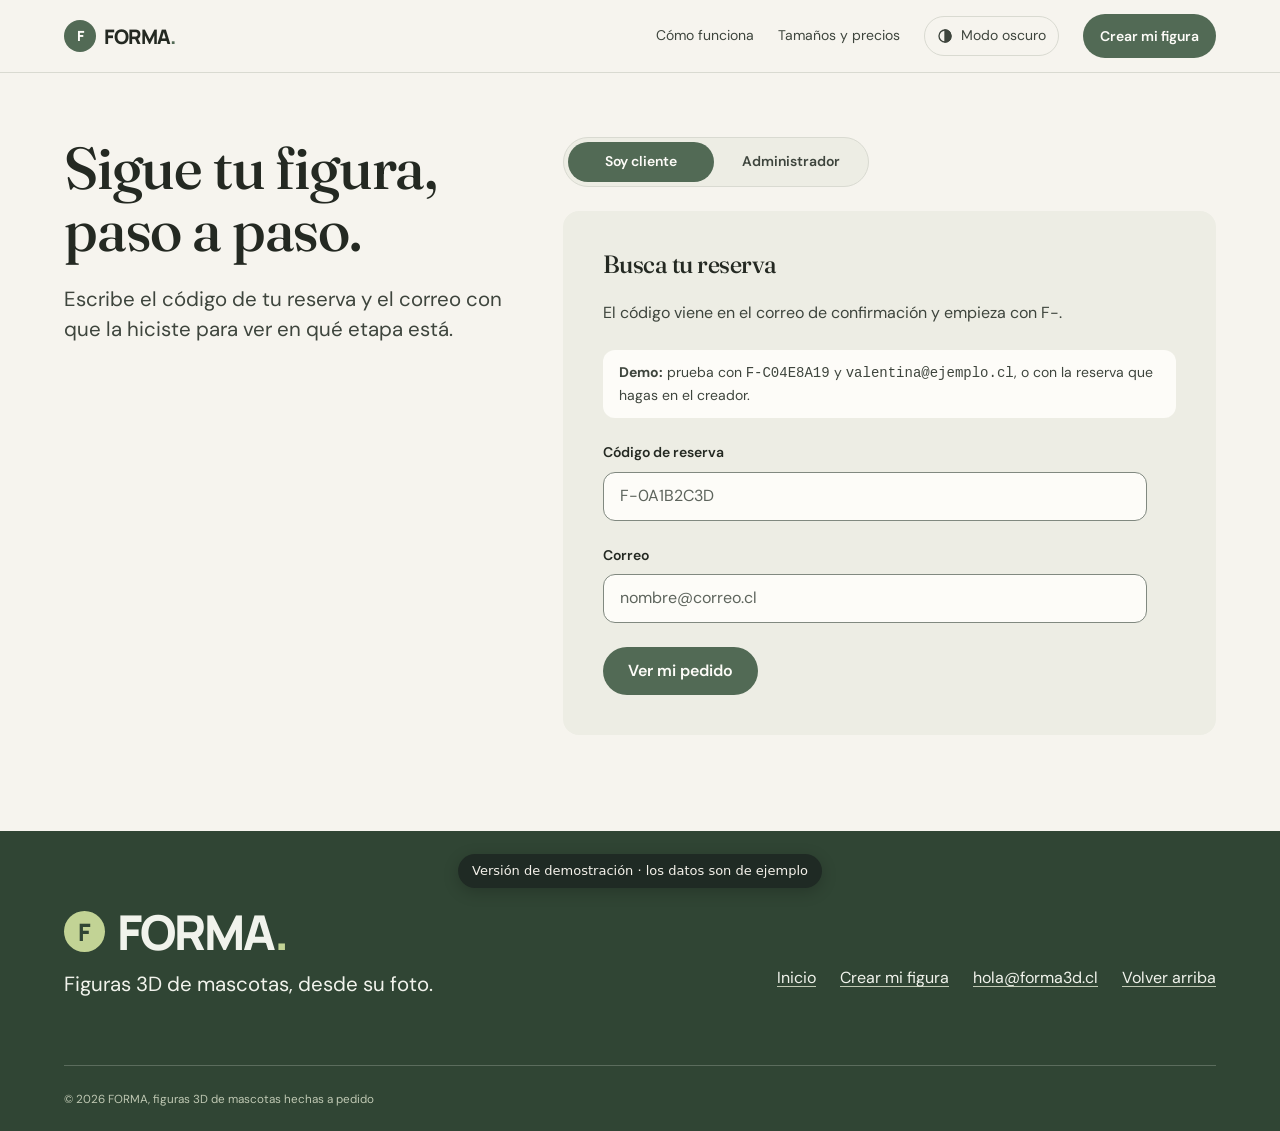
<file: ingresar.html>
<!doctype html>
<html lang="es">
<head>
  <meta charset="utf-8">
  <meta name="viewport" content="width=device-width, initial-scale=1">
  <meta name="theme-color" content="#f6f4ee">
  <meta name="description" content="Sigue el estado de tu figura con el código de tu reserva.">
  <title>Mi pedido | FORMA</title>
  <link rel="icon" href="favicon.svg" type="image/svg+xml">
  <link rel="apple-touch-icon" href="assets/images/apple-touch-icon.png">
  <link rel="preconnect" href="https://fonts.googleapis.com">
  <link rel="preconnect" href="https://fonts.gstatic.com" crossorigin>
  <link href="https://fonts.googleapis.com/css2?family=DM+Sans:opsz,wght@9..40,400;9..40,600&family=Fraunces:opsz,wght@9..144,500&family=Manrope:wght@800&display=swap" rel="stylesheet">
  <link rel="stylesheet" href="css/main.css">
</head>
<body id="top" class="studio-page cuenta-page">
  <!-- Aplica el modo oscuro antes de dibujar la página, para que no se vea un destello claro al abrirla (js/main.js lo mantiene después). -->
  <script>(function () { document.documentElement.classList.add('js'); var saved = null; try { saved = localStorage.getItem('forma-theme'); } catch (e) {} if (saved === 'dark' || (saved !== 'light' && window.matchMedia('(prefers-color-scheme: dark)').matches)) { document.documentElement.dataset.mode = 'dark'; var meta = document.querySelector('meta[name=theme-color]'); if (meta) meta.content = '#171b18'; } })();</script>
  <header class="header">
    <div class="container header-inner">
      <a class="wordmark" href="index.html" aria-label="FORMA, inicio"><span class="brand-symbol" aria-hidden="true">F</span>FORMA<span class="wordmark-dot">.</span></a>
      <button class="menu-toggle" type="button" aria-label="Abrir menú" aria-expanded="false"><svg viewBox="0 0 24 24" fill="none" stroke="currentColor" stroke-width="2" stroke-linecap="round" aria-hidden="true"><path d="M4 6h16M4 12h16M4 18h16"/></svg>Menú</button>
      <nav class="nav" aria-label="Principal">
        <a href="index.html#como-funciona">Cómo funciona</a>
        <a href="index.html#precios">Tamaños y precios</a>
        <button class="theme-toggle" id="theme-toggle" type="button" aria-pressed="false"><svg viewBox="0 0 24 24" fill="none" stroke="currentColor" stroke-width="2" aria-hidden="true"><circle cx="12" cy="12" r="9"/><path d="M12 3v18a9 9 0 0 0 0-18z" fill="currentColor"/></svg><span id="theme-label">Modo oscuro</span></button>
        <a href="crear.html" class="nav-cta">Crear mi figura</a>
      </nav>
    </div>
  </header>

  <main class="account-main">
    <div class="container account-layout">
      <section class="account-hero">
        <h1>Sigue tu figura, paso a paso.</h1>
        <p class="lead">Escribe el código de tu reserva y el correo con que la hiciste para ver en qué etapa está.</p>
      </section>

      <div class="account-body">
        <div class="account-tabs" role="tablist" aria-label="Tipo de ingreso">
          <button class="account-tab" id="tab-customer" type="button" role="tab" aria-selected="true" aria-controls="panel-customer">Soy cliente</button>
          <button class="account-tab" id="tab-admin" type="button" role="tab" aria-selected="false" aria-controls="panel-admin" tabindex="-1">Administrador</button>
        </div>

        <section class="account-panel" id="panel-customer" role="tabpanel" aria-labelledby="tab-customer">
          <form class="account-card account-form" id="tracking-form" novalidate>
            <h2>Busca tu reserva</h2>
            <p>El código viene en el correo de confirmación y empieza con F-.</p>
            <p class="account-session"><strong>Demo:</strong> prueba con <code>F-C04E8A19</code> y <code>valentina@ejemplo.cl</code>, o con la reserva que hagas en el creador.</p>
            <div class="field-block">
              <label for="tracking-code">Código de reserva</label>
              <input id="tracking-code" type="text" autocomplete="off" autocapitalize="characters" spellcheck="false" maxlength="10" placeholder="F-0A1B2C3D" required>
            </div>
            <div class="field-block">
              <label for="tracking-email">Correo</label>
              <input id="tracking-email" type="email" autocomplete="email" maxlength="120" placeholder="nombre@correo.cl" required>
            </div>
            <button class="button button-dark" type="submit">Ver mi pedido</button>
            <p class="account-message" id="tracking-message" role="status" aria-live="polite"></p>
          </form>

          <section class="account-card tracking" id="tracking-result" hidden aria-labelledby="tracking-title">
            <div class="tracking-head">
              <h2 id="tracking-title"></h2>
              <p id="tracking-date"></p>
            </div>
            <p class="tracking-cancelled" id="tracking-cancelled" hidden>Esta reserva fue cancelada. Si crees que es un error, escríbenos.</p>
            <ol class="tracking-steps" id="tracking-steps"></ol>
            <p class="tracking-updated" id="tracking-updated"></p>
            <dl class="tracking-details" id="tracking-details"></dl>
            <div class="tracking-figure" id="tracking-figure" hidden>
              <button class="button button-light" id="tracking-view-figure" type="button">Ver su figura en 3D</button>
              <div class="tracking-viewer" id="tracking-viewer" hidden></div>
            </div>
            <p class="tracking-help">¿Dudas sobre tu pedido? <a id="tracking-contact" href="mailto:hola@forma3d.cl">Escríbenos</a> con tu código.</p>
            <button class="account-another" id="tracking-another" type="button">Buscar otra reserva</button>
          </section>
        </section>

        <section class="account-panel" id="panel-admin" role="tabpanel" aria-labelledby="tab-admin" hidden>
          <form class="account-card account-form" id="admin-form" novalidate>
            <h2>Ingreso de administrador</h2>
            <p>Para revisar y gestionar las reservas del taller.</p>
            <p class="account-session"><strong>Demo:</strong> ingresa con cualquier usuario y clave (por ejemplo <code>demo</code> / <code>demo</code>).</p>
            <p class="account-session" id="admin-session" hidden>Ya tienes una sesión activa. <a href="admin.html">Ir al panel</a></p>
            <div class="field-block">
              <label for="admin-user">Usuario</label>
              <input id="admin-user" type="text" autocomplete="username" autocapitalize="none" spellcheck="false" maxlength="80" required>
            </div>
            <div class="field-block">
              <label for="admin-password">Clave</label>
              <input id="admin-password" type="password" autocomplete="current-password" maxlength="200" required>
            </div>
            <button class="button button-dark" type="submit">Ingresar al panel</button>
            <p class="account-message" id="admin-message" role="status" aria-live="polite"></p>
          </form>
        </section>
      </div>
    </div>
  </main>

  <footer class="footer footer-compact">
    <div class="container footer-inner">
      <div>
        <a class="wordmark" href="index.html" aria-label="FORMA, inicio"><span class="brand-symbol" aria-hidden="true">F</span>FORMA<span class="wordmark-dot">.</span></a>
        <p class="footer-line">Figuras 3D de mascotas, desde su foto.</p>
      </div>
      <nav class="footer-links" aria-label="Pie de página">
        <a href="index.html">Inicio</a>
        <a href="crear.html">Crear mi figura</a>
        <a href="mailto:hola@forma3d.cl">hola@forma3d.cl</a>
        <a href="#top">Volver arriba</a>
      </nav>
      <div class="footer-legal"><small>© 2026 FORMA, figuras 3D de mascotas hechas a pedido</small></div>
    </div>
  </footer>
  <script src="js/demo-api.js"></script>
  <script type="module" src="js/main.js"></script>
  <script type="module" src="js/account.js"></script>
</body>
</html>
</file>
<file: css/main.css>
@charset "UTF-8";
:root {
  color-scheme: light;
  --space-3xs: 2px;
  --space-2xs: 4px;
  --space-xs: 8px;
  --space-sm: 12px;
  --space-md: 16px;
  --space-lg: 24px;
  --space-xl: 40px;
  --space-2xl: 64px;
  --space-3xl: 96px;
  --space-4xl: 144px;
  --text-xs: 0.8125rem;
  --text-sm: 0.875rem;
  --text-md: 1rem;
  --text-lg: 1.25rem;
  --text-xl: 1.5625rem;
  --text-2xl: 1.953rem;
  --text-3xl: 2.441rem;
  --text-display-s: clamp(2.25rem, 4vw + 0.5rem, 3.75rem);
  --text-display: clamp(2.75rem, 5vw + 1rem, 5.25rem);
  --text-section: clamp(2rem, 2.5vw + 1rem, 3.5rem);
  --text-title: clamp(1.25rem, 0.75vw + 0.875rem, 1.625rem);
  --text-lead: clamp(1.125rem, 0.35vw + 1rem, 1.375rem);
  --tracking-display: -0.02em;
  --display-weight: 500;
  --ease-out: cubic-bezier(0.16, 1, 0.3, 1);
  --ease-in: cubic-bezier(0.7, 0, 0.84, 0);
  --ease-in-out: cubic-bezier(0.65, 0, 0.35, 1);
  --dur-micro: 120ms;
  --dur-short: 220ms;
  --dur-long: 420ms;
  --container: 1440px;
  --gutter: 64px;
  --gap-columns: 32px;
  --section-gap-s: 120px;
  --section-gap: 144px;
  --section-gap-l: 176px;
  --nav-height: 72px;
  --z-base: 1;
  --z-raised: 10;
  --z-dropdown: 100;
  --z-sticky: 200;
  --z-sticky-nav: 300;
  --z-modal: 400;
  --z-toast: 500;
  --z-tooltip: 600;
  --radius-card: 16px;
  --radius-field: 12px;
  --radius-pill: 999px;
  --rule-hair: 1px;
  --shadow-card: 0 1px 2px oklch(20% 0.01 148 / 0.06);
  --font-display: "Fraunces", Georgia, ui-serif, serif;
  --font-body: "DM Sans", ui-sans-serif, system-ui, sans-serif;
  --font-outlier: "Manrope", "DM Sans", ui-sans-serif, sans-serif;
  --color-paper: oklch(96.7% 0.008 91);
  --color-paper-2: oklch(94.4% 0.012 110);
  --color-paper-3: oklch(92.4% 0.018 124);
  --color-surface: oklch(99.1% 0.005 95);
  --color-ink: oklch(27.3% 0.015 137);
  --color-ink-2: oklch(38% 0.016 140);
  --color-muted: oklch(49.5% 0.016 140);
  --color-rule: oklch(88.5% 0.012 110);
  --color-edge: oklch(62% 0.016 140);
  --color-accent: oklch(49.9% 0.044 148);
  --color-accent-strong: oklch(44% 0.046 148);
  --color-accent-ink: oklch(99.1% 0.005 95);
  --color-accent-soft: oklch(88.7% 0.025 124);
  --color-focus: oklch(50% 0.13 148);
  --color-field: oklch(36.7% 0.039 150);
  --color-field-ink: oklch(96% 0.01 120);
  --color-field-muted: oklch(82% 0.03 125);
  --color-highlight: oklch(83.9% 0.084 121);
  --color-stage: oklch(74% 0.036 132);
  --color-error: oklch(48% 0.15 30);
  --color-error-soft: oklch(93% 0.03 40);
  --color-success: oklch(45% 0.1 150);
  --color-scrim: oklch(20% 0.02 150 / 0.55);
  --color-figure-shadow: oklch(20% 0.02 150 / 0.18);
  --color-st-nueva: oklch(62% 0.12 45);
  --color-st-contactada: oklch(56% 0.1 250);
  --color-st-pagada: oklch(52% 0.11 150);
  --color-st-enviada: oklch(55% 0.02 140);
  --color-st-cancelada: oklch(74% 0.01 110);
}

:root[data-mode=dark] {
  color-scheme: dark;
  --color-paper: oklch(21.7% 0.008 153);
  --color-paper-2: oklch(24.6% 0.012 152);
  --color-paper-3: oklch(28.6% 0.018 152);
  --color-surface: oklch(26.1% 0.013 150);
  --color-ink: oklch(95.5% 0.007 152);
  --color-ink-2: oklch(86% 0.012 152);
  --color-muted: oklch(77.8% 0.018 151);
  --color-rule: oklch(36% 0.019 151);
  --color-edge: oklch(56% 0.02 151);
  --color-accent: oklch(76.2% 0.072 150);
  --color-accent-strong: oklch(82% 0.07 150);
  --color-accent-ink: oklch(21% 0.02 150);
  --color-accent-soft: oklch(33% 0.03 150);
  --color-focus: oklch(80% 0.12 150);
  --color-field: oklch(28.4% 0.022 150);
  --color-field-ink: oklch(95.5% 0.007 152);
  --color-field-muted: oklch(80% 0.02 151);
  --color-highlight: oklch(89.8% 0.038 151);
  --color-stage: oklch(33% 0.025 150);
  --color-error: oklch(78% 0.11 40);
  --color-error-soft: oklch(30% 0.04 35);
  --color-success: oklch(78% 0.1 150);
  --color-scrim: oklch(12% 0.01 150 / 0.6);
  --color-figure-shadow: oklch(10% 0.01 150 / 0.4);
  --color-st-nueva: oklch(76% 0.11 50);
  --color-st-contactada: oklch(76% 0.08 250);
  --color-st-pagada: oklch(78% 0.1 150);
  --color-st-enviada: oklch(74% 0.02 150);
  --color-st-cancelada: oklch(50% 0.015 150);
  --shadow-card: none;
}

@media (max-width: 60rem) {
  :root {
    --gutter: 24px;
    --section-gap-s: 80px;
    --section-gap: 96px;
    --section-gap-l: 120px;
    --nav-height: 64px;
  }
}
@media (max-width: 40rem) {
  :root {
    --gutter: 16px;
    --section-gap-s: 56px;
    --section-gap: 72px;
    --section-gap-l: 96px;
    --gap-columns: 16px;
  }
}
*, *::before, *::after {
  box-sizing: border-box;
}

html, body {
  overflow-x: clip;
}

html {
  scrollbar-color: var(--color-muted) var(--color-paper);
  scroll-padding-top: calc(var(--nav-height) + var(--space-lg));
  scroll-behavior: smooth;
}

body {
  margin: 0;
  background: var(--color-paper);
  color: var(--color-ink);
  font-family: var(--font-body);
  font-size: var(--text-md);
  font-weight: 400;
  line-height: 1.55;
  -webkit-font-smoothing: antialiased;
  caret-color: var(--color-accent);
  font-synthesis: none;
}

::selection {
  background: color-mix(in oklab, var(--color-accent) 22%, transparent);
  color: var(--color-ink);
}

:focus-visible {
  outline: 2px solid var(--color-focus);
  outline-offset: 2px;
}

a {
  color: inherit;
  text-decoration-thickness: 1px;
  text-underline-offset: 0.16em;
}

h1, h2, h3 {
  margin: 0;
  font-family: var(--font-display);
  font-weight: var(--display-weight);
  font-variation-settings: "opsz" 72;
  font-synthesis: none;
  letter-spacing: var(--tracking-display);
  line-height: 1.05;
  overflow-wrap: break-word;
  min-width: 0;
  text-wrap: balance;
}

h1 {
  max-width: 20ch;
  font-size: var(--text-display);
}

h2 {
  max-width: 30ch;
  font-size: var(--text-section);
}

h3 {
  max-width: 40ch;
  font-size: var(--text-title);
  line-height: 1.2;
  font-variation-settings: "opsz" 36;
}

.lead {
  font-size: var(--text-lead);
  line-height: 1.45;
  max-width: 52ch;
  color: var(--color-ink-2);
}

p {
  margin: 0;
  text-wrap: pretty;
}

p:not([class]) {
  max-width: 65ch;
}

img, video {
  max-width: 100%;
  height: auto;
  display: block;
}

svg {
  display: block;
}

[hidden] {
  display: none !important;
}

button, input, select, textarea {
  font: inherit;
  color: inherit;
}

button {
  cursor: pointer;
}

ol, ul {
  margin: 0;
  padding: 0;
}

dl, dd {
  margin: 0;
}

figure {
  margin: 0;
}

.container {
  width: 100%;
  max-width: var(--container);
  margin-inline: auto;
  padding-inline: var(--gutter);
}

.visually-hidden {
  position: absolute;
  width: 1px;
  height: 1px;
  overflow: hidden;
  clip-path: inset(50%);
  white-space: nowrap;
}

[data-slot] {
  position: relative;
  overflow: hidden;
  background: linear-gradient(160deg, var(--color-paper-2), var(--color-paper-3));
}

[data-slot] > img {
  position: absolute;
  inset: 0;
  width: 100%;
  height: 100%;
  object-fit: cover;
  z-index: 1;
}

[data-slot]:has(> img) > :not(img):not([data-keep]) {
  display: none !important;
}

@media (prefers-reduced-motion: reduce) {
  html {
    scroll-behavior: auto;
  }
  *, *::before, *::after {
    animation-duration: 0.01ms !important;
    animation-iteration-count: 1 !important;
    transition-duration: 0.01ms !important;
    scroll-behavior: auto !important;
  }
}
.wordmark {
  display: inline-flex;
  align-items: center;
  font-family: var(--font-outlier);
  font-weight: 800;
  font-size: var(--text-lg);
  letter-spacing: -0.04em;
  text-decoration: none;
  color: var(--color-ink);
  white-space: nowrap;
}

.brand-symbol {
  margin-right: var(--space-xs);
  display: inline-grid;
  place-items: center;
  width: 32px;
  height: 32px;
  border-radius: 50%;
  background: var(--color-accent);
  color: var(--color-accent-ink);
  font-size: var(--text-sm);
  letter-spacing: 0;
}

.wordmark-dot {
  color: var(--color-accent);
}

.header {
  position: sticky;
  top: 0;
  z-index: var(--z-sticky-nav);
  background: var(--color-paper);
  border-bottom: var(--rule-hair) solid var(--color-rule);
}

.header-inner {
  display: flex;
  align-items: center;
  justify-content: space-between;
  gap: var(--space-lg);
  min-height: var(--nav-height);
}

.nav {
  display: flex;
  align-items: center;
  gap: var(--space-lg);
  font-size: var(--text-sm);
}

.nav > a:not(.nav-cta) {
  text-decoration: none;
  color: var(--color-ink-2);
  white-space: nowrap;
  padding-block: var(--space-xs);
  transition: color var(--dur-micro) var(--ease-out);
}
.nav > a:not(.nav-cta):hover {
  color: var(--color-ink);
  text-decoration: underline;
}
.nav > a:not(.nav-cta)[aria-current=page] {
  color: var(--color-ink);
  text-decoration: underline;
}

.menu-toggle {
  display: none;
  align-items: center;
  gap: var(--space-xs);
  min-height: 44px;
  padding-inline: var(--space-sm);
  border: var(--rule-hair) solid var(--color-rule);
  border-radius: var(--radius-pill);
  background: transparent;
  color: var(--color-ink);
  font-size: var(--text-sm);
}
.menu-toggle:hover {
  background: var(--color-paper-2);
}
.menu-toggle:active {
  transform: translateY(1px);
}
.menu-toggle svg {
  width: 20px;
  height: 20px;
}

.theme-toggle {
  display: inline-flex;
  align-items: center;
  gap: var(--space-xs);
  min-height: 40px;
  padding-inline: var(--space-sm);
  border: var(--rule-hair) solid var(--color-rule);
  border-radius: var(--radius-pill);
  background: transparent;
  color: var(--color-ink-2);
  font-size: var(--text-sm);
  white-space: nowrap;
  transition: background-color var(--dur-micro) var(--ease-out), color var(--dur-micro) var(--ease-out);
}
.theme-toggle:hover {
  background: var(--color-paper-2);
  color: var(--color-ink);
}
.theme-toggle:active {
  transform: translateY(1px);
}
.theme-toggle svg {
  width: 16px;
  height: 16px;
  flex-shrink: 0;
}

#theme-label {
  display: inline-block;
  text-align: left;
}

#theme-label::after {
  content: "Modo oscuro";
  display: block;
  height: 0;
  overflow: hidden;
  visibility: hidden;
}

.button, .nav-cta {
  display: inline-flex;
  align-items: center;
  justify-content: center;
  gap: var(--space-xs);
  min-height: 48px;
  padding: 0 var(--space-lg);
  border: var(--rule-hair) solid transparent;
  border-radius: var(--radius-pill);
  font-family: var(--font-body);
  font-size: var(--text-md);
  font-weight: 600;
  line-height: 1;
  text-decoration: none;
  white-space: nowrap;
  cursor: pointer;
  transition: background-color var(--dur-micro) var(--ease-out), color var(--dur-micro) var(--ease-out), border-color var(--dur-micro) var(--ease-out);
}
.button:active, .nav-cta:active {
  transform: translateY(1px);
}
.button:disabled, .button[aria-disabled=true], .nav-cta:disabled, .nav-cta[aria-disabled=true] {
  opacity: 0.55;
  cursor: not-allowed;
  transform: none;
}

.button-dark, .nav-cta {
  background: var(--color-accent);
  color: var(--color-accent-ink);
}
.button-dark:hover:not(:disabled), .nav-cta:hover:not(:disabled) {
  background: var(--color-accent-strong);
}

.nav-cta {
  min-height: 44px;
  font-size: var(--text-sm);
  padding-inline: var(--space-md);
}

.button-light {
  background: transparent;
  color: var(--color-ink);
  border-color: var(--color-edge);
}
.button-light:hover:not(:disabled) {
  background: var(--color-paper-2);
  border-color: var(--color-ink-2);
}

.quiet-link {
  display: inline-flex;
  align-items: center;
  min-height: 44px;
  font-weight: 600;
  color: var(--color-ink);
  text-decoration: underline;
  text-decoration-color: var(--color-edge);
  transition: text-decoration-color var(--dur-micro) var(--ease-out);
}
.quiet-link:hover {
  text-decoration-color: currentColor;
}

.footer {
  background: var(--color-field);
  color: var(--color-field-ink);
  padding-block: var(--space-3xl) var(--space-xl);
}

.footer-inner {
  display: grid;
  grid-template-columns: minmax(0, 7fr) minmax(0, 5fr);
  gap: var(--space-2xl) var(--gap-columns);
  align-items: end;
}

.footer .wordmark {
  font-size: clamp(2.5rem, 6vw, 5rem);
  color: var(--color-field-ink);
}
.footer .wordmark .brand-symbol {
  width: 1.7em;
  height: 1.7em;
  font-size: 0.5em;
  margin-right: 0.5em;
  background: var(--color-highlight);
  color: var(--color-field);
}
.footer .wordmark .wordmark-dot {
  color: var(--color-highlight);
}

.footer-line {
  font-size: var(--text-lead);
  color: var(--color-field-ink);
  max-width: 30ch;
}

.footer-links {
  display: flex;
  flex-wrap: wrap;
  gap: var(--space-xs) var(--space-lg);
  justify-content: flex-end;
}
.footer-links a {
  color: var(--color-field-ink);
  text-decoration: underline;
  text-decoration-color: var(--color-field-muted);
  min-height: 44px;
  display: inline-flex;
  align-items: center;
}
.footer-links a:hover {
  text-decoration-color: currentColor;
}

.footer-legal {
  grid-column: 1/-1;
  display: flex;
  flex-wrap: wrap;
  justify-content: space-between;
  gap: var(--space-xs) var(--space-lg);
  padding-top: var(--space-lg);
  border-top: var(--rule-hair) solid color-mix(in oklab, var(--color-field-ink) 22%, transparent);
  font-size: var(--text-sm);
  color: var(--color-field-muted);
}
.footer-legal a {
  color: inherit;
}

.footer-compact {
  padding-block: var(--space-2xl) var(--space-lg);
}
.footer-compact .wordmark {
  font-size: clamp(2rem, 4vw, 3rem);
}

.sticky-cta {
  display: none;
}

@media (max-width: 700px) {
  .sticky-cta {
    display: flex;
    align-items: center;
    justify-content: space-between;
    gap: var(--space-sm);
    position: fixed;
    left: var(--space-sm);
    right: var(--space-sm);
    bottom: calc(var(--space-sm) + env(safe-area-inset-bottom));
    z-index: var(--z-sticky);
    padding: var(--space-xs) var(--space-xs) var(--space-xs) var(--space-md);
    border-radius: var(--radius-pill);
    background: var(--color-surface);
    color: var(--color-ink);
    border: var(--rule-hair) solid var(--color-rule);
    transition: transform var(--dur-long) var(--ease-out), opacity var(--dur-short) var(--ease-out);
  }
  .js .sticky-cta:not(.visible) {
    opacity: 0;
    pointer-events: none;
    transform: translateY(140%);
  }
  .sticky-cta {
    transition: transform var(--dur-long) var(--ease-out), opacity var(--dur-short) var(--ease-out);
  }
  .sticky-cta small {
    font-size: var(--text-sm);
    color: var(--color-muted);
  }
  .sticky-cta .button {
    min-height: 44px;
  }
  .sticky-cta.visible {
    opacity: 1;
    pointer-events: auto;
    transform: none;
  }
}
@media (max-width: 60rem) {
  .menu-toggle {
    display: inline-flex;
  }
  .nav {
    display: none;
    position: absolute;
    top: 100%;
    left: 0;
    right: 0;
    flex-direction: column;
    align-items: stretch;
    gap: var(--space-2xs);
    padding: var(--space-sm) var(--gutter) var(--space-lg);
    background: var(--color-paper);
    border-bottom: var(--rule-hair) solid var(--color-rule);
    font-size: var(--text-md);
  }
  .nav.open {
    display: flex;
  }
  .nav > a:not(.nav-cta) {
    min-height: 44px;
    display: flex;
    align-items: center;
  }
  .theme-toggle {
    align-self: flex-start;
    min-height: 44px;
  }
  .nav-cta {
    margin-top: var(--space-xs);
    min-height: 48px;
    font-size: var(--text-md);
  }
  .footer-inner {
    grid-template-columns: minmax(0, 1fr);
  }
  .footer-links {
    justify-content: flex-start;
  }
}
fieldset {
  margin: 0;
  padding: 0;
  border: 0;
  min-width: 0;
}

legend {
  padding: 0;
}

.field-block {
  display: flex;
  flex-direction: column;
  gap: var(--space-xs);
}
.field-block > label, .field-block > legend, .field-block .tail-describe > label {
  font-size: var(--text-sm);
  font-weight: 600;
  color: var(--color-ink);
}
.field-block > label span, .field-block > legend span, .field-block .tail-describe > label span {
  font-weight: 400;
  color: var(--color-muted);
}
.field-block small {
  font-size: var(--text-sm);
  color: var(--color-muted);
}

.field-block input[type=text], .field-block input[type=email], .field-block input[type=password],
.field-block input:not([type]), .field-block select, .field-block textarea, .base-name input {
  width: 100%;
  min-height: 48px;
  padding: var(--space-sm) var(--space-md);
  border: var(--rule-hair) solid var(--color-edge);
  border-radius: var(--radius-field);
  background: var(--color-surface);
  color: var(--color-ink);
  font-size: var(--text-md);
  line-height: 1.4;
  transition: border-color var(--dur-micro) var(--ease-out);
}
.field-block input[type=text]::placeholder, .field-block input[type=email]::placeholder, .field-block input[type=password]::placeholder,
.field-block input:not([type])::placeholder, .field-block select::placeholder, .field-block textarea::placeholder, .base-name input::placeholder {
  color: var(--color-muted);
}
.field-block input[type=text]:hover, .field-block input[type=email]:hover, .field-block input[type=password]:hover,
.field-block input:not([type]):hover, .field-block select:hover, .field-block textarea:hover, .base-name input:hover {
  border-color: var(--color-ink-2);
}
.field-block input[type=text]:focus-visible, .field-block input[type=email]:focus-visible, .field-block input[type=password]:focus-visible,
.field-block input:not([type]):focus-visible, .field-block select:focus-visible, .field-block textarea:focus-visible, .base-name input:focus-visible {
  outline: 2px solid var(--color-focus);
  outline-offset: 0;
}
.field-block input[type=text]:disabled, .field-block input[type=email]:disabled, .field-block input[type=password]:disabled,
.field-block input:not([type]):disabled, .field-block select:disabled, .field-block textarea:disabled, .base-name input:disabled {
  opacity: 0.55;
  cursor: not-allowed;
}
.field-block input[type=text][aria-invalid=true], .field-block input[type=email][aria-invalid=true], .field-block input[type=password][aria-invalid=true],
.field-block input:not([type])[aria-invalid=true], .field-block select[aria-invalid=true], .field-block textarea[aria-invalid=true], .base-name input[aria-invalid=true] {
  border-color: var(--color-error);
}

.field-block textarea {
  resize: vertical;
  min-height: 96px;
}

.field-block select {
  appearance: none;
  padding-right: var(--space-2xl);
  background-image: linear-gradient(45deg, transparent 50%, var(--color-ink-2) 50%), linear-gradient(135deg, var(--color-ink-2) 50%, transparent 50%);
  background-position: calc(100% - 22px) 52%, calc(100% - 16px) 52%;
  background-size: 6px 6px;
  background-repeat: no-repeat;
}

.choice-row {
  display: flex;
  flex-wrap: wrap;
  gap: var(--space-xs);
}

.choice {
  position: relative;
}
.choice input {
  position: absolute;
  opacity: 0;
  width: 1px;
  height: 1px;
}
.choice span {
  display: inline-flex;
  align-items: center;
  min-height: 44px;
  padding: 0 var(--space-md);
  border: var(--rule-hair) solid var(--color-edge);
  border-radius: var(--radius-pill);
  background: var(--color-surface);
  font-size: var(--text-sm);
  cursor: pointer;
  transition: background-color var(--dur-micro) var(--ease-out), border-color var(--dur-micro) var(--ease-out);
}
.choice span:hover {
  border-color: var(--color-ink-2);
}
.choice input:checked + span {
  background: var(--color-accent);
  border-color: var(--color-accent);
  color: var(--color-accent-ink);
}
.choice input:focus-visible + span {
  outline: 2px solid var(--color-focus);
  outline-offset: 2px;
}
.choice:focus-within {
  outline: 2px solid var(--color-focus);
  outline-offset: 2px;
  border-radius: var(--radius-pill);
}
.choice:has(input:focus:not(:focus-visible)) {
  outline: none;
}
.choice input:active + span {
  transform: translateY(1px);
}

.consent-row {
  display: flex;
  gap: var(--space-sm);
  align-items: flex-start;
  font-size: var(--text-sm);
  color: var(--color-ink-2);
  cursor: pointer;
}
.consent-row input {
  flex-shrink: 0;
  width: 20px;
  height: 20px;
  margin: var(--space-3xs) 0 0;
  accent-color: var(--color-accent);
  cursor: pointer;
}

.upload-mode, .finish-toggle {
  display: inline-grid;
  grid-auto-flow: column;
  grid-auto-columns: minmax(0, 1fr);
  gap: var(--space-2xs);
  padding: var(--space-2xs);
  border: var(--rule-hair) solid var(--color-rule);
  border-radius: var(--radius-pill);
  background: var(--color-paper-2);
}
.upload-mode button, .finish-toggle button {
  min-height: 40px;
  padding: 0 var(--space-md);
  border: 0;
  border-radius: var(--radius-pill);
  background: transparent;
  color: var(--color-ink-2);
  font-size: var(--text-sm);
  font-weight: 600;
  white-space: nowrap;
  transition: background-color var(--dur-micro) var(--ease-out), color var(--dur-micro) var(--ease-out);
}
.upload-mode button:hover:not(:disabled), .finish-toggle button:hover:not(:disabled) {
  color: var(--color-ink);
}
.upload-mode button:active:not(:disabled), .finish-toggle button:active:not(:disabled) {
  transform: translateY(1px);
}
.upload-mode button:disabled, .finish-toggle button:disabled {
  opacity: 0.55;
  cursor: not-allowed;
}
.upload-mode button[aria-pressed=true], .finish-toggle button[aria-pressed=true] {
  background: var(--color-accent);
  color: var(--color-accent-ink);
}

.size-options {
  display: grid;
  grid-template-columns: repeat(2, minmax(0, 1fr));
  gap: var(--space-xs);
}
.size-options legend {
  margin-bottom: var(--space-xs);
  font-size: var(--text-sm);
  font-weight: 600;
}

.size-option {
  position: relative;
  display: flex;
  flex-direction: column;
  gap: var(--space-3xs);
  padding: var(--space-sm) var(--space-md);
  border: var(--rule-hair) solid var(--color-edge);
  border-radius: var(--radius-field);
  background: var(--color-surface);
  cursor: pointer;
  transition: border-color var(--dur-micro) var(--ease-out), background-color var(--dur-micro) var(--ease-out);
}
.size-option input {
  position: absolute;
  opacity: 0;
  inset: 0;
  margin: 0;
  cursor: pointer;
}
.size-option strong {
  font-weight: 600;
  font-size: var(--text-md);
}
.size-option small {
  font-size: var(--text-sm);
  color: var(--color-muted);
  line-height: 1.35;
}
.size-option:hover {
  border-color: var(--color-ink-2);
}
.size-option:has(input:checked) {
  border-color: var(--color-accent);
  box-shadow: inset 0 0 0 1px var(--color-accent);
  background: color-mix(in oklab, var(--color-accent) 7%, var(--color-surface));
}
.size-option:has(input:focus-visible) {
  outline: 2px solid var(--color-focus);
  outline-offset: 2px;
}
.size-option[hidden] {
  display: none;
}

@media (max-width: 700px) {
  .field-block input[type=text], .field-block input[type=email], .field-block input[type=password],
  .field-block input:not([type]), .field-block select, .field-block textarea {
    font-size: 16px;
  }
}
.hero {
  padding-block: var(--space-2xl);
  min-height: min(100dvh - var(--nav-height), 980px);
  display: grid;
  align-items: center;
}

.hero-inner {
  display: grid;
  grid-template-columns: minmax(0, 5fr) minmax(0, 7fr);
  gap: var(--space-3xl);
  align-items: end;
}

.hero-copy {
  display: flex;
  flex-direction: column;
  gap: var(--space-lg);
  padding-bottom: var(--space-xl);
}
.hero-copy h1 {
  max-width: none;
}

.hero-actions {
  display: flex;
  flex-wrap: wrap;
  align-items: center;
  gap: var(--space-sm) var(--space-lg);
  margin-top: var(--space-xs);
}

.hero-visual {
  display: grid;
  grid-template-columns: minmax(0, 1fr) minmax(0, 1fr);
  gap: var(--space-lg);
  align-items: start;
}

.hero-pair {
  display: flex;
  flex-direction: column;
  gap: var(--space-sm);
}
.hero-pair figcaption {
  font-size: var(--text-sm);
  color: var(--color-muted);
}

.hero-frame {
  position: relative;
  overflow: hidden;
  aspect-ratio: 3/5;
  border-radius: var(--radius-card);
  outline: var(--rule-hair) solid color-mix(in oklab, var(--color-ink) 8%, transparent);
  outline-offset: -1px;
}
.hero-frame > img {
  object-position: 50% 62%;
}

.hero-stage {
  background: var(--color-stage);
  color: var(--color-ink);
}

.hero-poster {
  position: absolute;
  inset: var(--space-lg);
  width: calc(100% - 2 * var(--space-lg));
  height: calc(100% - 2 * var(--space-lg));
  object-fit: contain;
  transition: opacity var(--dur-long) var(--ease-out);
}

.hero-visual.has-figure .hero-poster {
  opacity: 0;
}

.hero-model {
  position: absolute;
  inset: 0;
  opacity: 0;
  transition: opacity var(--dur-long) var(--ease-out);
}
.hero-model model-viewer {
  width: 100%;
  height: 100%;
  --poster-color: transparent;
}
.hero-model model-viewer:focus-visible, .hero-model model-viewer:focus-within {
  outline: 2px solid var(--color-focus);
  outline-offset: -4px;
}

.hero-visual.has-figure .hero-model {
  opacity: 1;
}

.how-section {
  background: var(--color-paper-2);
  color: var(--color-ink);
  padding-block: var(--section-gap-s);
}

.how-heading {
  display: grid;
  grid-template-columns: minmax(0, 6fr) minmax(0, 6fr);
  gap: var(--space-lg) var(--gap-columns);
  align-items: end;
  margin-bottom: var(--space-2xl);
}

.how-steps {
  list-style: none;
  counter-reset: paso;
  display: grid;
  grid-template-columns: repeat(3, minmax(0, 1fr));
  gap: var(--gap-columns);
}
.how-steps li {
  counter-increment: paso;
  padding-top: var(--space-lg);
  border-top: var(--rule-hair) solid var(--color-edge);
}
.how-steps li::before {
  content: counter(paso);
  display: block;
  font-family: var(--font-display);
  font-weight: var(--display-weight);
  font-size: var(--text-display-s);
  line-height: 1;
  color: var(--color-ink);
  margin-bottom: var(--space-lg);
  font-variant-numeric: tabular-nums;
}
.how-steps article {
  display: flex;
  flex-direction: column;
  gap: var(--space-sm);
}
.how-steps p {
  color: var(--color-ink-2);
  max-width: 45ch;
}

.photos-section {
  padding-block: var(--section-gap);
}

.photos-inner {
  display: grid;
  grid-template-columns: minmax(0, 4fr) minmax(0, 8fr);
  gap: var(--space-2xl) var(--gap-columns);
  align-items: start;
}

.photos-section .section-intro {
  display: flex;
  flex-direction: column;
  gap: var(--space-lg);
  position: sticky;
  top: calc(var(--nav-height) + var(--space-xl));
}

.tip-grid {
  display: flex;
  flex-direction: column;
}
.tip-grid .offer {
  display: grid;
  grid-template-columns: minmax(0, 3fr) minmax(0, 4fr);
  gap: var(--space-sm) var(--gap-columns);
  padding-block: var(--space-xl);
  border-top: var(--rule-hair) solid var(--color-rule);
}
.tip-grid .offer p {
  color: var(--color-ink-2);
}
.tip-grid .offer:first-child {
  border-top-color: var(--color-edge);
  padding-top: var(--space-lg);
}

.fine-print {
  font-size: var(--text-sm);
  color: var(--color-muted);
  max-width: 65ch;
}

.tip-grid .fine-print {
  padding-top: var(--space-lg);
  border-top: var(--rule-hair) solid var(--color-rule);
}

.price-section {
  background: var(--color-paper-2);
  color: var(--color-ink);
  padding-block: var(--section-gap-s);
}

.price-section .section-intro {
  display: grid;
  grid-template-columns: minmax(0, 6fr) minmax(0, 6fr);
  gap: var(--space-lg) var(--gap-columns);
  align-items: end;
  margin-bottom: var(--space-2xl);
}

.price-layout {
  display: grid;
  grid-template-columns: minmax(0, 7fr) minmax(0, 5fr);
  gap: var(--space-2xl) var(--gap-columns);
  align-items: stretch;
}

.size-grid {
  display: flex;
  flex-direction: column;
  border-top: var(--rule-hair) solid var(--color-edge);
}

.size-fallback {
  padding-block: var(--space-lg);
  color: var(--color-muted);
}
.size-fallback a {
  font-weight: 600;
}

.size-card {
  display: grid;
  grid-template-columns: minmax(0, 7rem) minmax(0, 1fr) auto;
  grid-template-areas: "medida nombre precio" "medida texto pintada";
  gap: var(--space-2xs) var(--space-lg);
  align-items: baseline;
  padding-block: var(--space-lg);
  border-bottom: var(--rule-hair) solid var(--color-rule);
}
.size-card .size-measure {
  grid-area: medida;
  font-family: var(--font-display);
  font-weight: var(--display-weight);
  font-size: var(--text-2xl);
  line-height: 1;
  letter-spacing: var(--tracking-display);
  white-space: nowrap;
}
.size-card .size-name {
  grid-area: nombre;
  font-weight: 600;
}
.size-card p {
  grid-area: texto;
  color: var(--color-ink-2);
  font-size: var(--text-sm);
}
.size-card .size-price {
  grid-area: precio;
  justify-self: end;
  font-weight: 600;
  font-size: var(--text-lg);
  font-variant-numeric: tabular-nums;
}
.size-card .size-painted {
  grid-area: pintada;
  justify-self: end;
  font-size: var(--text-sm);
  color: var(--color-muted);
  font-variant-numeric: tabular-nums;
  white-space: nowrap;
}
.size-card .size-tag {
  grid-area: nombre;
  justify-self: end;
  font-size: var(--text-sm);
  color: var(--color-accent);
  font-weight: 600;
}

.size-card.featured .size-measure {
  color: var(--color-accent);
}

.price-foot {
  display: flex;
  flex-wrap: wrap;
  align-items: center;
  justify-content: space-between;
  gap: var(--space-lg);
  margin-top: var(--space-2xl);
}

.price-cta {
  display: flex;
  flex-wrap: wrap;
  align-items: center;
  gap: var(--space-sm) var(--space-lg);
}
.price-cta > span {
  font-size: var(--text-sm);
  color: var(--color-muted);
}

.size-compare {
  container-type: inline-size;
  display: flex;
  flex-direction: column;
  justify-content: center;
  padding: var(--space-lg);
  background: var(--color-stage);
  color: var(--color-ink);
  border-radius: var(--radius-card);
  --color-muted: var(--color-ink-2);
  --color-edge: var(--color-ink-2);
}
.size-compare figcaption {
  margin-top: var(--space-sm);
  font-size: var(--text-sm);
  color: var(--color-muted);
}

.compare-stage {
  --cm: clamp(5.5px, (100cqw - 90px) / 47, 15px);
  --label: 44px;
  position: relative;
  display: flex;
  align-items: flex-end;
  justify-content: center;
  gap: var(--space-md);
  padding: var(--space-sm) 0 0 var(--space-xl);
  min-height: calc(var(--max-cm, 16) * var(--cm) + var(--label) + var(--space-sm));
}

.compare-stage::after {
  content: "";
  position: absolute;
  left: var(--space-xl);
  right: 0;
  bottom: var(--label);
  height: 2px;
  background: var(--color-ink-2);
}

.compare-ruler {
  position: absolute;
  left: 0;
  bottom: var(--label);
  width: var(--space-lg);
  height: calc(var(--max-cm, 16) * var(--cm));
  border-right: var(--rule-hair) solid var(--color-edge);
  background: repeating-linear-gradient(to top, var(--color-edge) 0 1px, transparent 1px var(--cm)) right bottom/6px 100% no-repeat;
}
.compare-ruler span {
  position: absolute;
  right: var(--space-sm);
  bottom: calc(var(--at) * var(--cm) - 7px);
  font-size: var(--text-xs);
  line-height: 1;
  color: var(--color-muted);
  font-variant-numeric: tabular-nums;
}

.compare-item {
  display: flex;
  flex-direction: column;
  align-items: center;
}

.compare-art {
  display: block;
  height: calc(var(--h) * var(--cm));
  width: auto;
  overflow: visible;
}

.compare-figure {
  aspect-ratio: 191/480;
  max-width: none;
  filter: drop-shadow(0 2px 3px var(--color-figure-shadow));
}

.compare-mug {
  aspect-ratio: 112/100;
  fill: var(--color-paper-2);
  stroke: var(--color-paper-2);
}
.compare-mug .mug-shine {
  stroke: var(--color-stage);
}

.compare-label {
  height: var(--label);
  display: flex;
  flex-direction: column;
  align-items: center;
  justify-content: flex-end;
  font-size: var(--text-xs);
  color: var(--color-muted);
  white-space: nowrap;
  line-height: 1.3;
  font-variant-numeric: tabular-nums;
}
.compare-label strong {
  font-size: var(--text-sm);
  font-weight: 600;
  color: var(--color-ink);
}

.compare-item.featured .compare-label strong {
  color: var(--color-accent);
}

.compare-picker, .size-compare .phone-only {
  display: none;
}

.faq-section {
  padding-block: var(--section-gap);
}

.faq-inner {
  display: grid;
  grid-template-columns: minmax(0, 4fr) minmax(0, 8fr);
  gap: var(--space-2xl) var(--gap-columns);
  align-items: start;
}

.faq-intro {
  display: flex;
  flex-direction: column;
  align-items: flex-start;
  gap: var(--space-lg);
}
.faq-intro p {
  color: var(--color-ink-2);
  max-width: 32ch;
}

.faq-list {
  border-top: var(--rule-hair) solid var(--color-edge);
}
.faq-list details {
  border-bottom: var(--rule-hair) solid var(--color-rule);
}
.faq-list summary {
  display: flex;
  justify-content: space-between;
  align-items: center;
  gap: var(--space-lg);
  min-height: 72px;
  padding-block: var(--space-md);
  font-family: var(--font-display);
  font-weight: var(--display-weight);
  font-size: var(--text-title);
  letter-spacing: -0.01em;
  cursor: pointer;
  list-style: none;
}
.faq-list summary::-webkit-details-marker {
  display: none;
}
.faq-list summary:hover {
  color: var(--color-accent);
}
.faq-list summary span {
  flex-shrink: 0;
  font-family: var(--font-body);
  font-size: var(--text-xl);
  color: var(--color-accent);
  transition: transform var(--dur-short) var(--ease-out);
}
.faq-list details[open] summary span {
  transform: rotate(45deg);
}
.faq-list details p {
  padding-bottom: var(--space-lg);
  color: var(--color-ink-2);
  max-width: 62ch;
}

.js .reveal {
  opacity: 0;
  transform: translateY(16px);
  transition: opacity 0.6s var(--ease-out), transform 0.6s var(--ease-out);
  transition-delay: var(--reveal-delay, 0ms);
}

.js .reveal.visible {
  opacity: 1;
  transform: none;
}

@media (prefers-reduced-motion: reduce) {
  .js .reveal {
    opacity: 1;
    transform: none;
  }
}
@media (max-width: 60rem) {
  .hero {
    min-height: 0;
    padding-block: var(--space-xl) var(--space-2xl);
  }
  .hero-inner {
    grid-template-columns: minmax(0, 1fr);
    gap: var(--space-xl);
  }
  .how-heading, .price-section .section-intro {
    grid-template-columns: minmax(0, 1fr);
  }
  .how-steps {
    grid-template-columns: minmax(0, 1fr);
  }
  .photos-inner, .faq-inner, .price-layout {
    grid-template-columns: minmax(0, 1fr);
  }
  .photos-section .section-intro {
    position: static;
  }
}
@media (max-width: 700px) {
  .tip-grid .offer {
    grid-template-columns: minmax(0, 1fr);
  }
  .size-card {
    grid-template-columns: minmax(0, 1fr) auto;
    grid-template-areas: "medida precio" "nombre nombre" "texto texto" "pintada pintada";
    row-gap: var(--space-xs);
  }
  .size-card .size-measure {
    font-size: var(--text-xl);
  }
  .size-card .size-painted {
    justify-self: start;
  }
  .size-compare {
    padding: var(--space-md) var(--space-sm);
  }
  .size-compare .desktop-only {
    display: none;
  }
  .size-compare .phone-only {
    display: inline;
  }
  .compare-picker {
    display: flex;
    gap: var(--space-2xs);
    padding: var(--space-2xs);
    margin: 0 auto var(--space-xs);
    width: max-content;
    border-radius: var(--radius-pill);
    background: var(--color-paper-2);
    border: var(--rule-hair) solid var(--color-rule);
  }
  .compare-picker button {
    min-width: 52px;
    min-height: 40px;
    border: 0;
    border-radius: var(--radius-pill);
    background: transparent;
    color: var(--color-ink-2);
    font-weight: 600;
    font-size: var(--text-sm);
  }
  .compare-picker button:hover {
    color: var(--color-ink);
  }
  .compare-picker button:active {
    transform: translateY(1px);
  }
  .compare-picker button[aria-pressed=true] {
    background: var(--color-accent);
    color: var(--color-accent-ink);
  }
  .compare-stage {
    --cm: clamp(6px, (100cqw - 76px) / 22.5, 15px);
    gap: var(--space-xl);
  }
  .compare-item:not(.reference):not(.selected) {
    display: none;
  }
  .faq-list summary {
    font-size: var(--text-lg);
  }
  .footer {
    padding-bottom: calc(var(--space-3xl) + var(--space-xl));
  }
}
.studio-hero {
  padding-block: var(--space-xl) var(--space-lg);
}
.studio-hero .container {
  display: flex;
  flex-direction: column;
  gap: var(--space-sm);
}
.studio-hero h1 {
  font-size: var(--text-display-s);
  max-width: 22ch;
}

.back-link {
  align-self: flex-start;
  display: inline-flex;
  align-items: center;
  min-height: 44px;
  font-size: var(--text-sm);
  color: var(--color-ink-2);
}
.back-link:hover {
  color: var(--color-ink);
}

.studio-tabs {
  display: grid;
  grid-template-columns: repeat(2, minmax(0, 1fr));
  border-bottom: var(--rule-hair) solid var(--color-rule);
}

.studio-tab {
  display: flex;
  align-items: center;
  gap: var(--space-md);
  min-height: 72px;
  padding: var(--space-sm) var(--space-md) var(--space-sm) 0;
  border: 0;
  border-bottom: 2px solid transparent;
  margin-bottom: -1px;
  background: transparent;
  text-align: left;
  color: var(--color-muted);
  transition: color var(--dur-micro) var(--ease-out), border-color var(--dur-micro) var(--ease-out);
}
.studio-tab > span:first-child {
  display: grid;
  place-items: center;
  width: 32px;
  height: 32px;
  border-radius: 50%;
  border: var(--rule-hair) solid var(--color-edge);
  font-weight: 600;
  font-size: var(--text-sm);
  font-variant-numeric: tabular-nums;
}
.studio-tab > span:last-child {
  display: flex;
  flex-direction: column;
  gap: var(--space-3xs);
}
.studio-tab strong {
  font-size: var(--text-md);
  font-weight: 600;
  color: var(--color-ink-2);
}
.studio-tab small {
  font-size: var(--text-sm);
}
.studio-tab:hover {
  color: var(--color-ink-2);
}
.studio-tab:hover strong {
  color: var(--color-ink);
}
.studio-tab:active {
  transform: translateY(1px);
}
.studio-tab.active {
  border-bottom-color: var(--color-accent);
  color: var(--color-ink-2);
}
.studio-tab.active strong {
  color: var(--color-ink);
}
.studio-tab.active > span:first-child {
  background: var(--color-accent);
  border-color: var(--color-accent);
  color: var(--color-accent-ink);
}

.studio-workspace {
  padding-block: var(--space-xl) var(--space-3xl);
}

.studio-form {
  display: grid;
  grid-template-columns: minmax(0, 7fr) minmax(0, 5fr);
  gap: var(--space-2xl);
  align-items: start;
}

.studio-main {
  display: flex;
  flex-direction: column;
  gap: var(--space-lg);
  min-width: 0;
}

.studio-form-heading h2 {
  font-size: var(--text-xl);
  max-width: none;
}

.studio-rail {
  position: sticky;
  top: calc(var(--nav-height) + var(--space-lg));
  display: flex;
  flex-direction: column;
  gap: var(--space-lg);
}

.studio-fields {
  display: grid;
  grid-template-columns: repeat(2, minmax(0, 1fr));
  gap: var(--space-lg) var(--space-md);
  padding-top: var(--space-lg);
  border-top: var(--rule-hair) solid var(--color-rule);
}
.studio-fields .field-full {
  grid-column: 1/-1;
}

.tail-field {
  gap: var(--space-sm);
}

.tail-describe {
  display: flex;
  flex-direction: column;
  gap: var(--space-xs);
  margin-top: var(--space-xs);
}

.photo-checklist {
  padding: var(--space-lg);
  border-radius: var(--radius-card);
  background: var(--color-paper-2);
  color: var(--color-ink);
}

.photo-checklist-title {
  font-weight: 600;
  margin-bottom: var(--space-sm);
}

.photo-checklist ul {
  list-style: none;
  display: grid;
  gap: var(--space-sm);
}

.photo-checklist li {
  display: grid;
  grid-template-columns: 20px minmax(0, 1fr);
  column-gap: var(--space-xs);
}
.photo-checklist li::before {
  content: "✓";
  grid-row: span 2;
  color: var(--color-accent);
  font-weight: 600;
}
.photo-checklist li strong {
  font-weight: 600;
  font-size: var(--text-sm);
}
.photo-checklist li small {
  font-size: var(--text-sm);
  color: var(--color-ink-2);
}

.studio-action {
  display: flex;
  flex-direction: column;
  gap: var(--space-md);
}

.generate-model {
  width: 100%;
}

.generate-hint, .privacy-message {
  font-size: var(--text-sm);
  color: var(--color-muted);
}

.generate-hint:empty, .generation-state:empty {
  display: none;
}

.generation-state {
  font-size: var(--text-sm);
  color: var(--color-error);
}
.generation-state.success {
  color: var(--color-success);
}

.upload-zone {
  position: relative;
  display: flex;
  flex-direction: column;
  align-items: center;
  justify-content: center;
  gap: var(--space-xs);
  min-height: 220px;
  padding: var(--space-xl) var(--space-lg);
  border: 2px dashed var(--color-edge);
  border-radius: var(--radius-card);
  background: var(--color-surface);
  text-align: center;
  cursor: pointer;
  transition: border-color var(--dur-micro) var(--ease-out), background-color var(--dur-micro) var(--ease-out);
}
.upload-zone input {
  position: absolute;
  inset: 0;
  opacity: 0;
  cursor: pointer;
}
.upload-zone:hover, .upload-zone.dragover {
  border-color: var(--color-accent);
  background: var(--color-paper-2);
}
.upload-zone:focus-within {
  outline: 2px solid var(--color-focus);
  outline-offset: 2px;
}
.upload-zone strong {
  font-weight: 600;
  font-size: var(--text-lg);
}
.upload-zone small {
  font-size: var(--text-sm);
  color: var(--color-ink-2);
}

.upload-symbol {
  width: 32px;
  height: 32px;
  color: var(--color-accent);
  margin-bottom: var(--space-xs);
}

.upload-limit {
  margin-top: var(--space-sm);
  font-size: var(--text-sm);
  color: var(--color-muted);
}

.upload-zone .touch-only {
  display: none;
}

@media (hover: none) and (pointer: coarse) {
  .upload-zone .mouse-only {
    display: none;
  }
  .upload-zone .touch-only {
    display: block;
  }
}
.file-list {
  display: grid;
  grid-template-columns: repeat(auto-fill, minmax(140px, 1fr));
  gap: var(--space-md);
}
.file-list:empty {
  display: none;
}

.file-thumb {
  position: relative;
  display: flex;
  flex-direction: column;
  gap: var(--space-xs);
}
.file-thumb img {
  width: 100%;
  aspect-ratio: 1;
  object-fit: cover;
  border-radius: var(--radius-field);
}
.file-thumb button {
  position: absolute;
  top: var(--space-xs);
  right: var(--space-xs);
  width: 36px;
  height: 36px;
  border: 0;
  border-radius: 50%;
  background: var(--color-scrim);
  color: var(--color-field-ink);
  font-size: var(--text-lg);
  line-height: 1;
}
.file-thumb button:hover {
  background: var(--color-ink);
}
.file-thumb button:active {
  transform: translateY(1px);
}

.more-angles {
  font-size: var(--text-sm);
  color: var(--color-ink-2);
}
.more-angles.nudge {
  padding: var(--space-sm) var(--space-md);
  border-radius: var(--radius-field);
  background: var(--color-paper-2);
}

.angle-slots {
  display: grid;
  grid-template-columns: repeat(4, minmax(0, 1fr));
  gap: var(--space-sm);
}

.angle-slot {
  position: relative;
  aspect-ratio: 3/4;
  display: flex;
  flex-direction: column;
  align-items: center;
  justify-content: center;
  gap: var(--space-2xs);
  padding: var(--space-sm);
  border: 2px dashed var(--color-edge);
  border-radius: var(--radius-field);
  background: var(--color-surface);
  text-align: center;
  cursor: pointer;
  overflow: hidden;
  transition: border-color var(--dur-micro) var(--ease-out), background-color var(--dur-micro) var(--ease-out);
}
.angle-slot input {
  position: absolute;
  inset: 0;
  opacity: 0;
  cursor: pointer;
}
.angle-slot:hover, .angle-slot.dragover {
  border-color: var(--color-accent);
  background: var(--color-paper-2);
}
.angle-slot:focus-within {
  outline: 2px solid var(--color-focus);
  outline-offset: 2px;
}
.angle-slot .angle-icon {
  font-size: var(--text-xl);
  color: var(--color-accent);
  line-height: 1;
}
.angle-slot strong {
  font-size: var(--text-sm);
  font-weight: 600;
}
.angle-slot small {
  font-size: var(--text-xs);
  color: var(--color-muted);
}
.angle-slot.primary:not(.has-photo) small {
  color: var(--color-accent);
  font-weight: 600;
}
.angle-slot.has-photo {
  padding: 0;
  border-style: solid;
  border-color: var(--color-accent);
}
.angle-slot.has-photo img {
  position: absolute;
  inset: 0;
  width: 100%;
  height: 100%;
  object-fit: cover;
}
.angle-slot .angle-name {
  position: absolute;
  left: 0;
  right: 0;
  bottom: 0;
  padding: var(--space-xs);
  background: var(--color-scrim);
  color: var(--color-field-ink);
  font-size: var(--text-xs);
  font-weight: 600;
}
.angle-slot button {
  position: absolute;
  top: var(--space-xs);
  right: var(--space-xs);
  z-index: var(--z-raised);
  width: 32px;
  height: 32px;
  border: 0;
  border-radius: 50%;
  background: var(--color-scrim);
  color: var(--color-field-ink);
  font-size: var(--text-lg);
  line-height: 1;
}
.angle-slot button:hover {
  background: var(--color-ink);
}
.angle-slot button:active {
  transform: translateY(1px);
}

.hp-field {
  position: absolute;
  left: -10000px;
  top: auto;
  width: 1px;
  height: 1px;
  overflow: hidden;
}

.generation-progress {
  display: flex;
  flex-direction: column;
  gap: var(--space-md);
  padding: var(--space-lg);
  border-radius: var(--radius-card);
  background: var(--color-paper-2);
  color: var(--color-ink);
}
.generation-progress[hidden] {
  display: none;
}

.wait-head {
  display: flex;
  justify-content: space-between;
  align-items: baseline;
  gap: var(--space-sm);
}
.wait-head strong {
  font-family: var(--font-display);
  font-weight: var(--display-weight);
  font-size: var(--text-lg);
}

.wait-time {
  font-size: var(--text-sm);
  color: var(--color-muted);
  font-variant-numeric: tabular-nums;
}

.progress-track {
  height: 6px;
  border-radius: var(--radius-pill);
  background: var(--color-paper-3);
  overflow: hidden;
}
.progress-track span {
  display: block;
  width: 100%;
  height: 100%;
  border-radius: var(--radius-pill);
  background: var(--color-accent);
  transform-origin: left center;
  transform: scaleX(var(--progress, 0.04));
  transition: transform 1s linear;
}

.wait-steps {
  list-style: none;
  display: grid;
  gap: var(--space-xs);
}

.wait-steps li {
  display: flex;
  align-items: center;
  gap: var(--space-sm);
  font-size: var(--text-sm);
  color: var(--color-muted);
}
.wait-steps li i {
  flex-shrink: 0;
  width: 18px;
  height: 18px;
  border-radius: 50%;
  border: 2px solid var(--color-edge);
}
.wait-steps li.done {
  color: var(--color-ink-2);
}
.wait-steps li.done i {
  background: var(--color-accent);
  border-color: var(--color-accent);
}
.wait-steps li.current {
  color: var(--color-ink);
  font-weight: 600;
}
.wait-steps li.current i {
  border-color: var(--color-accent);
  border-right-color: transparent;
  animation: spin 0.9s linear infinite;
}

@keyframes spin {
  to {
    transform: rotate(360deg);
  }
}
.wait-expect {
  font-size: var(--text-sm);
  color: var(--color-ink-2);
}

.wait-tip {
  padding: var(--space-md);
  border-radius: var(--radius-field);
  background: var(--color-surface);
}
.wait-tip span {
  display: block;
  font-size: var(--text-sm);
  font-weight: 600;
  color: var(--color-accent);
  margin-bottom: var(--space-2xs);
}
.wait-tip p {
  font-size: var(--text-sm);
  color: var(--color-ink-2);
}

.generation-progress.finished .wait-expect, .generation-progress.finished .wait-tip,
.generation-progress.failed .wait-expect, .generation-progress.failed .wait-tip {
  display: none;
}

.generation-progress.failed .progress-track span {
  background: var(--color-error);
}

@media (prefers-reduced-motion: reduce) {
  .wait-steps li.current i {
    animation: none;
    border-right-color: var(--color-accent);
  }
}
.view-layout {
  display: grid;
  grid-template-columns: minmax(0, 7fr) minmax(0, 5fr);
  gap: var(--space-2xl);
  align-items: start;
}

.result-panel {
  display: flex;
  flex-direction: column;
  gap: var(--space-md);
}

.result-heading {
  display: flex;
  justify-content: space-between;
  align-items: center;
  gap: var(--space-md);
}
.result-heading h2 {
  font-size: var(--text-xl);
}

.model-state {
  font-size: var(--text-sm);
  color: var(--color-muted);
  padding: var(--space-2xs) var(--space-sm);
  border: var(--rule-hair) solid var(--color-rule);
  border-radius: var(--radius-pill);
  white-space: nowrap;
}
.model-state.ready {
  color: var(--color-success);
  border-color: currentColor;
}

.model-stage {
  position: relative;
  height: min(64vh, 620px);
  min-height: 380px;
  border-radius: var(--radius-card);
  background: var(--color-stage);
  color: var(--color-ink);
  overflow: hidden;
}
.model-stage model-viewer {
  width: 100%;
  height: 100%;
  display: none;
  --poster-color: transparent;
}
.model-stage model-viewer:focus-visible, .model-stage model-viewer:focus-within {
  outline: 2px solid var(--color-focus);
  outline-offset: -4px;
}
.model-stage.ready model-viewer {
  display: block;
}
.model-stage.ready .model-placeholder {
  display: none;
}

.model-placeholder {
  position: absolute;
  inset: 0;
  display: flex;
  flex-direction: column;
  align-items: center;
  justify-content: center;
  gap: var(--space-xs);
  padding: var(--space-xl);
  text-align: center;
}
.model-placeholder strong {
  font-family: var(--font-display);
  font-weight: var(--display-weight);
  font-size: var(--text-xl);
}
.model-placeholder p {
  color: var(--color-ink-2);
  max-width: 34ch;
}

.viewer-hint {
  position: absolute;
  left: var(--space-md);
  bottom: var(--space-md);
  padding: var(--space-2xs) var(--space-sm);
  border-radius: var(--radius-pill);
  background: var(--color-surface);
  color: var(--color-ink-2);
  font-size: var(--text-sm);
}

.finish-toggle {
  align-self: flex-start;
}

.result-note {
  font-size: var(--text-sm);
  color: var(--color-muted);
  max-width: 62ch;
}

.edit-sidebar {
  position: sticky;
  top: calc(var(--nav-height) + var(--space-lg));
}

.order-panel {
  display: flex;
  flex-direction: column;
  gap: var(--space-lg);
  padding: var(--space-xl);
  border-radius: var(--radius-card);
  background: var(--color-paper-2);
  color: var(--color-ink);
}
.order-panel h2 {
  font-size: var(--text-xl);
}
.order-panel > p {
  color: var(--color-ink-2);
  font-size: var(--text-sm);
}

.finish-note {
  grid-column: 1/-1;
  font-size: var(--text-sm);
  color: var(--color-ink-2);
}

.order-total {
  display: flex;
  flex-wrap: wrap;
  align-items: baseline;
  gap: var(--space-2xs) var(--space-xs);
  padding: var(--space-md) 0;
  border-block: var(--rule-hair) solid var(--color-rule);
  color: var(--color-ink-2);
}
.order-total strong {
  font-size: var(--text-xl);
  font-weight: 600;
  color: var(--color-ink);
  font-variant-numeric: tabular-nums;
}
.order-total small {
  flex-basis: 100%;
  font-size: var(--text-sm);
  color: var(--color-muted);
}

.order-submit {
  width: 100%;
}

.order-status {
  font-size: var(--text-sm);
  color: var(--color-muted);
}
.order-status.error {
  color: var(--color-error);
}
.order-status.success {
  color: var(--color-success);
}
.order-status a {
  font-weight: 600;
  color: var(--color-ink);
}

.extras-options {
  display: flex;
  flex-direction: column;
  gap: var(--space-lg);
}

.base-name {
  display: flex;
  flex-direction: column;
  gap: var(--space-xs);
}
.base-name > label {
  font-size: var(--text-sm);
  font-weight: 600;
}
.base-name small {
  font-size: var(--text-sm);
  color: var(--color-muted);
}

.quantity-field {
  display: grid;
  grid-template-columns: minmax(0, 1fr) auto;
  align-items: center;
  gap: var(--space-2xs) var(--space-md);
}
.quantity-field > label {
  font-size: var(--text-sm);
  font-weight: 600;
}
.quantity-field small {
  grid-column: 1/-1;
  font-size: var(--text-sm);
  color: var(--color-muted);
}

.quantity-stepper {
  display: inline-flex;
  align-items: center;
  border: var(--rule-hair) solid var(--color-edge);
  border-radius: var(--radius-pill);
  background: var(--color-surface);
  overflow: hidden;
}
.quantity-stepper button {
  width: 44px;
  height: 44px;
  border: 0;
  background: transparent;
  color: var(--color-accent);
  font-size: var(--text-xl);
  line-height: 1;
}
.quantity-stepper button:hover {
  background: var(--color-paper-2);
}
.quantity-stepper button:active {
  transform: translateY(1px);
}
.quantity-stepper button:focus-visible {
  outline-offset: -2px;
}
.quantity-stepper input {
  width: 48px;
  height: 44px;
  border: 0;
  background: transparent;
  text-align: center;
  font-weight: 600;
  font-variant-numeric: tabular-nums;
  appearance: textfield;
  -moz-appearance: textfield;
}
.quantity-stepper input::-webkit-outer-spin-button, .quantity-stepper input::-webkit-inner-spin-button {
  -webkit-appearance: none;
  margin: 0;
}
.quantity-stepper input:focus-visible {
  outline: 2px solid var(--color-focus);
  outline-offset: -2px;
}

.wizard-head, .wizard-nav {
  display: none;
}

.studio-form.wizard[data-wizard-current="1"] [data-wizard-step]:not([data-wizard-step="1"]),
.studio-form.wizard[data-wizard-current="2"] [data-wizard-step]:not([data-wizard-step="2"]),
.studio-form.wizard[data-wizard-current="3"] [data-wizard-step]:not([data-wizard-step="3"]) {
  display: none !important;
}

.studio-form.wizard .studio-form-heading {
  display: none;
}

.studio-form.wizard .wizard-head {
  display: grid;
  grid-template-columns: minmax(0, 1fr) auto;
  align-items: center;
  gap: var(--space-3xs) var(--space-sm);
  padding-bottom: var(--space-md);
  border-bottom: var(--rule-hair) solid var(--color-rule);
}
.studio-form.wizard .wizard-head span {
  grid-column: 1;
  font-size: var(--text-sm);
  color: var(--color-muted);
}
.studio-form.wizard .wizard-head strong {
  grid-column: 1;
  font-family: var(--font-display);
  font-weight: var(--display-weight);
  font-size: var(--text-xl);
}
.studio-form.wizard .wizard-head ol {
  grid-column: 2;
  grid-row: 1/3;
  display: flex;
  gap: var(--space-2xs);
  list-style: none;
}
.studio-form.wizard .wizard-head li {
  width: 8px;
  height: 8px;
  border-radius: 50%;
  background: var(--color-paper-3);
}
.studio-form.wizard .wizard-head li.done {
  background: var(--color-accent-soft);
}
.studio-form.wizard .wizard-head li.current {
  width: 24px;
  border-radius: var(--radius-pill);
  background: var(--color-accent);
}

.studio-form.wizard .wizard-nav {
  display: flex;
  flex-wrap: wrap;
  align-items: center;
  justify-content: space-between;
  gap: var(--space-sm);
  padding-top: var(--space-md);
}

.wizard-back {
  min-height: 44px;
  padding: 0 var(--space-xs);
  border: 0;
  background: none;
  color: var(--color-ink-2);
  font-weight: 600;
  text-decoration: underline;
  text-decoration-color: var(--color-edge);
}
.wizard-back:hover {
  color: var(--color-ink);
}

.wizard-next {
  margin-left: auto;
  min-height: 48px;
  padding: 0 var(--space-lg);
  border: 0;
  border-radius: var(--radius-pill);
  background: var(--color-accent);
  color: var(--color-accent-ink);
  font-weight: 600;
}
.wizard-next:hover {
  background: var(--color-accent-strong);
}
.wizard-next:active {
  transform: translateY(1px);
}

.wizard-hint {
  flex-basis: 100%;
  font-size: var(--text-sm);
  color: var(--color-error);
  text-align: right;
}
.wizard-hint:empty {
  display: none;
}

.wizard-nav [hidden] {
  display: none !important;
}

@media (max-width: 60rem) {
  .studio-form, .view-layout {
    grid-template-columns: minmax(0, 1fr);
  }
  .studio-rail, .edit-sidebar {
    position: static;
  }
  .studio-tab small {
    display: none;
  }
}
@media (max-width: 700px) {
  .studio-hero {
    padding-block: var(--space-lg) var(--space-md);
  }
  .studio-form {
    display: flex;
    flex-direction: column;
    align-items: stretch;
    gap: var(--space-lg);
  }
  .studio-main, .studio-rail, .studio-action {
    display: contents;
  }
  .wizard-head {
    order: -3;
  }
  .photo-checklist {
    order: -2;
    background: none;
    padding: 0;
  }
  .studio-form-heading {
    order: -2;
  }
  .wizard-nav {
    order: 10;
  }
  .studio-fields {
    grid-template-columns: minmax(0, 1fr);
    padding-top: 0;
    border-top: 0;
  }
  .angle-slots {
    grid-template-columns: repeat(2, minmax(0, 1fr));
  }
  .upload-mode {
    display: grid;
  }
  .upload-zone {
    min-height: 180px;
  }
  .file-list {
    grid-template-columns: repeat(3, minmax(0, 1fr));
    gap: var(--space-xs);
  }
  .model-stage {
    height: 380px;
    min-height: 0;
  }
  .order-panel {
    padding: var(--space-lg);
  }
}
.account-main {
  padding-block: var(--space-2xl) var(--space-3xl);
}

.account-layout {
  display: grid;
  grid-template-columns: minmax(0, 5fr) minmax(0, 7fr);
  gap: var(--space-2xl) var(--gap-columns);
  align-items: start;
}

.account-hero {
  display: flex;
  flex-direction: column;
  gap: var(--space-lg);
  position: sticky;
  top: calc(var(--nav-height) + var(--space-xl));
}
.account-hero h1 {
  font-size: var(--text-display-s);
  max-width: 14ch;
}

.account-body {
  display: flex;
  flex-direction: column;
  gap: var(--space-lg);
  min-width: 0;
}

.account-tabs {
  display: inline-grid;
  grid-auto-flow: column;
  grid-auto-columns: minmax(0, 1fr);
  justify-self: start;
  align-self: flex-start;
  gap: var(--space-2xs);
  padding: var(--space-2xs);
  border: var(--rule-hair) solid var(--color-rule);
  border-radius: var(--radius-pill);
  background: var(--color-paper-2);
}

.account-tab {
  min-height: 40px;
  padding: 0 var(--space-lg);
  border: 0;
  border-radius: var(--radius-pill);
  background: transparent;
  color: var(--color-ink-2);
  font-size: var(--text-sm);
  font-weight: 600;
  white-space: nowrap;
}
.account-tab:hover {
  color: var(--color-ink);
}
.account-tab:active {
  transform: translateY(1px);
}
.account-tab[aria-selected=true] {
  background: var(--color-accent);
  color: var(--color-accent-ink);
}

.account-panel[hidden] {
  display: none;
}

.account-card {
  display: flex;
  flex-direction: column;
  gap: var(--space-lg);
  padding: var(--space-xl);
  border-radius: var(--radius-card);
  background: var(--color-paper-2);
  color: var(--color-ink);
}
.account-card h2 {
  font-size: var(--text-xl);
}
.account-card > p {
  color: var(--color-ink-2);
}

.account-form .button {
  align-self: flex-start;
}
.account-form .field-block {
  max-width: 34rem;
}

.account-message {
  font-size: var(--text-sm);
  color: var(--color-ink-2);
}
.account-message:empty {
  display: none;
}
.account-message.error {
  color: var(--color-error);
}

.account-session {
  padding: var(--space-sm) var(--space-md);
  border-radius: var(--radius-field);
  background: var(--color-surface);
  font-size: var(--text-sm);
}
.account-session a {
  font-weight: 600;
}
.account-session[hidden] {
  display: none;
}

.tracking[hidden] {
  display: none;
}

.tracking-head {
  display: flex;
  flex-wrap: wrap;
  justify-content: space-between;
  align-items: baseline;
  gap: var(--space-xs) var(--space-lg);
}
.tracking-head h2 {
  font-size: var(--text-2xl);
  font-variant-numeric: tabular-nums;
}
.tracking-head p {
  font-size: var(--text-sm);
  color: var(--color-muted);
}

.tracking-cancelled {
  padding: var(--space-sm) var(--space-md);
  border-radius: var(--radius-field);
  background: var(--color-error-soft);
  color: var(--color-ink);
  font-size: var(--text-sm);
}
.tracking-cancelled[hidden] {
  display: none;
}

.tracking-steps {
  list-style: none;
  display: grid;
  grid-template-columns: repeat(4, minmax(0, 1fr));
  gap: var(--space-md);
}
.tracking-steps li {
  display: flex;
  flex-direction: column;
  gap: var(--space-sm);
  padding-top: var(--space-md);
  border-top: 2px solid var(--color-rule);
  color: var(--color-muted);
}
.tracking-steps li > span:last-child {
  display: flex;
  flex-direction: column;
  gap: var(--space-3xs);
}
.tracking-steps li strong {
  font-weight: 600;
  color: var(--color-ink-2);
}
.tracking-steps li small {
  font-size: var(--text-sm);
  line-height: 1.4;
}
.tracking-steps li.done {
  border-top-color: var(--color-accent);
}
.tracking-steps li.done strong {
  color: var(--color-ink);
}
.tracking-steps li.current {
  border-top-color: var(--color-accent);
  color: var(--color-ink-2);
}
.tracking-steps li.current strong {
  color: var(--color-ink);
}
.tracking-steps.cancelled li {
  opacity: 0.55;
}

.step-mark {
  display: grid;
  place-items: center;
  width: 28px;
  height: 28px;
  border-radius: 50%;
  border: var(--rule-hair) solid var(--color-edge);
  font-size: var(--text-sm);
  font-weight: 600;
  font-variant-numeric: tabular-nums;
}
.done .step-mark, .current .step-mark {
  background: var(--color-accent);
  border-color: var(--color-accent);
  color: var(--color-accent-ink);
}

.tracking-updated {
  font-size: var(--text-sm);
  color: var(--color-muted);
}
.tracking-updated:empty {
  display: none;
}

.tracking-details {
  display: grid;
  grid-template-columns: repeat(3, minmax(0, 1fr));
  gap: var(--space-md);
  padding-top: var(--space-lg);
  border-top: var(--rule-hair) solid var(--color-rule);
}
.tracking-details dt {
  font-size: var(--text-sm);
  color: var(--color-muted);
}
.tracking-details dd {
  font-weight: 600;
}

.tracking-figure {
  display: flex;
  flex-direction: column;
  gap: var(--space-md);
  align-items: flex-start;
}
.tracking-figure[hidden] {
  display: none;
}

.tracking-viewer {
  width: 100%;
  height: 360px;
  border-radius: var(--radius-card);
  background: var(--color-stage);
  overflow: hidden;
}
.tracking-viewer[hidden] {
  display: none;
}
.tracking-viewer model-viewer {
  width: 100%;
  height: 100%;
  --poster-color: transparent;
}
.tracking-viewer model-viewer:focus-visible, .tracking-viewer model-viewer:focus-within {
  outline: 2px solid var(--color-focus);
  outline-offset: -4px;
}

.tracking-help {
  font-size: var(--text-sm);
  color: var(--color-ink-2);
}
.tracking-help a {
  font-weight: 600;
  color: var(--color-ink);
}

.account-another {
  align-self: flex-start;
  min-height: 44px;
  padding: 0;
  border: 0;
  background: none;
  color: var(--color-ink);
  font-weight: 600;
  text-decoration: underline;
  text-decoration-color: var(--color-edge);
}
.account-another:hover {
  text-decoration-color: currentColor;
}

@media (max-width: 60rem) {
  .account-layout {
    grid-template-columns: minmax(0, 1fr);
  }
  .account-hero {
    position: static;
  }
  .account-hero h1 {
    max-width: none;
  }
}
@media (max-width: 700px) {
  .account-main {
    padding-block: var(--space-xl) var(--space-2xl);
  }
  .account-card {
    padding: var(--space-lg);
  }
  .tracking-steps {
    grid-template-columns: repeat(2, minmax(0, 1fr));
  }
  .tracking-details {
    grid-template-columns: minmax(0, 1fr);
  }
  .tracking-viewer {
    height: 300px;
  }
}
.admin-main {
  padding-block: var(--space-xl) var(--space-3xl);
}

.admin-login, .admin-board {
  display: flex;
  flex-direction: column;
  gap: var(--space-lg);
}
.admin-login[hidden], .admin-board[hidden] {
  display: none;
}

.admin-login {
  max-width: 34rem;
  align-items: flex-start;
  padding-block: var(--space-2xl);
}

.admin-login h1, .admin-heading h1 {
  font-size: var(--text-display-s);
}

.admin-heading {
  display: flex;
  justify-content: space-between;
  align-items: flex-end;
  gap: var(--space-md);
}

.admin-message {
  font-size: var(--text-sm);
  color: var(--color-ink-2);
}
.admin-message:empty {
  display: none;
}
.admin-message.error {
  color: var(--color-error);
}

.admin-count {
  font-size: var(--text-sm);
  color: var(--color-muted);
}
.admin-count:empty {
  display: none;
}

.admin-stats {
  display: grid;
  grid-template-columns: repeat(3, minmax(0, 1fr));
  border-block: var(--rule-hair) solid var(--color-rule);
}

.admin-stat {
  display: flex;
  flex-direction: column;
  gap: var(--space-2xs);
  padding: var(--space-lg);
  border-left: var(--rule-hair) solid var(--color-rule);
}
.admin-stat:first-child {
  border-left: 0;
  padding-left: 0;
}
.admin-stat span {
  font-size: var(--text-sm);
  color: var(--color-ink-2);
}
.admin-stat strong {
  font-family: var(--font-display);
  font-weight: var(--display-weight);
  font-size: var(--text-2xl);
  line-height: 1.1;
  font-variant-numeric: tabular-nums;
}
.admin-stat small {
  font-size: var(--text-sm);
  color: var(--color-muted);
}

.admin-tools {
  display: flex;
  flex-wrap: wrap;
  justify-content: space-between;
  align-items: center;
  gap: var(--space-md);
}

.admin-filters {
  display: flex;
  flex-wrap: wrap;
  gap: var(--space-xs);
}

.admin-filters button {
  display: inline-flex;
  align-items: center;
  gap: var(--space-xs);
  min-height: 40px;
  padding: 0 var(--space-md);
  border: var(--rule-hair) solid var(--color-edge);
  border-radius: var(--radius-pill);
  background: var(--color-surface);
  color: var(--color-ink-2);
  font-size: var(--text-sm);
  font-weight: 600;
}
.admin-filters button i {
  display: none;
}
.admin-filters button b {
  font-weight: 400;
  color: var(--color-muted);
  font-variant-numeric: tabular-nums;
}
.admin-filters button:hover {
  border-color: var(--color-ink-2);
  color: var(--color-ink);
}
.admin-filters button:active {
  transform: translateY(1px);
}
.admin-filters button[aria-pressed=true] {
  background: var(--color-ink);
  border-color: var(--color-ink);
  color: var(--color-paper);
}
.admin-filters button[aria-pressed=true] b {
  color: var(--color-paper);
}

.admin-search {
  flex: 1 1 18rem;
  max-width: 26rem;
}

.admin-search input {
  width: 100%;
  min-height: 40px;
  padding: 0 var(--space-md);
  border: var(--rule-hair) solid var(--color-edge);
  border-radius: var(--radius-pill);
  background: var(--color-surface);
  color: var(--color-ink);
  font-size: var(--text-sm);
}
.admin-search input::placeholder {
  color: var(--color-muted);
}
.admin-search input:focus-visible {
  outline: 2px solid var(--color-focus);
  outline-offset: 0;
}

.admin-orders {
  display: flex;
  flex-direction: column;
  border-top: var(--rule-hair) solid var(--color-edge);
}

.admin-empty {
  padding-block: var(--space-xl);
  color: var(--color-ink-2);
}

.order-card {
  display: grid;
  grid-template-columns: minmax(0, 1.1fr) minmax(0, 1.4fr) minmax(0, 1.2fr) minmax(0, 13rem);
  gap: var(--space-md) var(--space-lg);
  margin: 0;
  padding-block: var(--space-lg);
  border-bottom: var(--rule-hair) solid var(--color-rule);
}
.order-card dt {
  font-size: var(--text-sm);
  color: var(--color-muted);
  margin-bottom: var(--space-3xs);
}
.order-card dd {
  overflow-wrap: anywhere;
}
.order-card dd strong {
  font-weight: 600;
  font-variant-numeric: tabular-nums;
}
.order-card dd small {
  display: block;
  font-size: var(--text-sm);
  color: var(--color-ink-2);
}
.order-card dd a {
  color: var(--color-ink);
}
.order-card .order-notes {
  grid-column: 1/4;
}

.order-actions {
  grid-row: span 3;
  display: flex;
  flex-direction: column;
  gap: var(--space-xs);
}
.order-actions select, .order-actions button {
  min-height: 40px;
  padding: 0 var(--space-sm);
  border: var(--rule-hair) solid var(--color-edge);
  border-radius: var(--radius-field);
  background: var(--color-surface);
  color: var(--color-ink);
  font-size: var(--text-sm);
  font-weight: 600;
}
.order-actions select:hover:not(:disabled), .order-actions button:hover:not(:disabled) {
  border-color: var(--color-ink-2);
}
.order-actions select:active:not(:disabled), .order-actions button:active:not(:disabled) {
  transform: translateY(1px);
}
.order-actions select:focus-visible, .order-actions button:focus-visible {
  outline: 2px solid var(--color-focus);
  outline-offset: 0;
}
.order-actions select:disabled, .order-actions button:disabled {
  opacity: 0.55;
  cursor: not-allowed;
}
.order-actions select {
  border-left-width: 4px;
}

.order-card[data-status=nueva] select {
  border-left-color: var(--color-st-nueva);
}

.order-card[data-status=contactada] select {
  border-left-color: var(--color-st-contactada);
}

.order-card[data-status=pagada] select {
  border-left-color: var(--color-st-pagada);
}

.order-card[data-status=enviada] select {
  border-left-color: var(--color-st-enviada);
}

.order-card[data-status=cancelada] {
  opacity: 0.7;
}
.order-card[data-status=cancelada] select {
  border-left-color: var(--color-st-cancelada);
}

.photo-strip {
  display: flex;
  flex-wrap: wrap;
  gap: var(--space-xs);
}
.photo-strip[hidden] {
  display: none;
}

.photo-thumb {
  position: relative;
  width: 84px;
  height: 84px;
  padding: 0;
  border: var(--rule-hair) solid var(--color-rule);
  border-radius: var(--radius-field);
  background: var(--color-paper-2);
  overflow: hidden;
}
.photo-thumb img {
  width: 100%;
  height: 100%;
  object-fit: cover;
}
.photo-thumb img:not([src]) {
  visibility: hidden;
}
.photo-thumb span {
  position: absolute;
  left: 0;
  right: 0;
  bottom: 0;
  padding: var(--space-3xs) var(--space-2xs);
  background: var(--color-scrim);
  color: var(--color-field-ink);
  font-size: var(--text-xs);
  text-align: center;
}
.photo-thumb:hover {
  border-color: var(--color-accent);
}
.photo-thumb.failed {
  cursor: not-allowed;
  opacity: 0.55;
}

.model-dialog {
  width: min(960px, 100% - 2 * var(--gutter));
  max-height: calc(100dvh - 2 * var(--space-xl));
  padding: var(--space-lg);
  border: 0;
  border-radius: var(--radius-card);
  background: var(--color-surface);
  color: var(--color-ink);
}
.model-dialog::backdrop {
  background: var(--color-scrim);
}

.model-dialog-head {
  display: flex;
  justify-content: space-between;
  align-items: center;
  gap: var(--space-md);
  margin-bottom: var(--space-md);
}
.model-dialog-head h2 {
  font-size: var(--text-xl);
}

.model-dialog-stage {
  position: relative;
  height: min(60dvh, 560px);
  border-radius: var(--radius-field);
  background: var(--color-stage);
  overflow: hidden;
}
.model-dialog-stage model-viewer {
  width: 100%;
  height: 100%;
  --poster-color: transparent;
}
.model-dialog-stage model-viewer:focus-visible, .model-dialog-stage model-viewer:focus-within {
  outline: 2px solid var(--color-focus);
  outline-offset: -4px;
}

.model-dialog-status {
  position: absolute;
  left: var(--space-md);
  bottom: var(--space-md);
  padding: var(--space-2xs) var(--space-sm);
  border-radius: var(--radius-pill);
  background: var(--color-surface);
  font-size: var(--text-sm);
  color: var(--color-ink-2);
}
.model-dialog-status:empty {
  display: none;
}
.model-dialog-status.error {
  color: var(--color-error);
}

.model-photos {
  position: absolute;
  top: var(--space-md);
  right: var(--space-md);
  flex-direction: column;
}
.model-photos .photo-thumb {
  width: 64px;
  height: 64px;
}

.model-dialog-actions {
  display: flex;
  flex-wrap: wrap;
  justify-content: space-between;
  align-items: center;
  gap: var(--space-sm);
  margin-top: var(--space-md);
}

.model-finish {
  display: inline-grid;
  grid-auto-flow: column;
  gap: var(--space-2xs);
  padding: var(--space-2xs);
  border: var(--rule-hair) solid var(--color-rule);
  border-radius: var(--radius-pill);
  background: var(--color-paper-2);
}
.model-finish button {
  min-height: 40px;
  padding: 0 var(--space-md);
  border: 0;
  border-radius: var(--radius-pill);
  background: transparent;
  color: var(--color-ink-2);
  font-size: var(--text-sm);
  font-weight: 600;
}
.model-finish button:hover {
  color: var(--color-ink);
}
.model-finish button:active {
  transform: translateY(1px);
}
.model-finish button[aria-pressed=true] {
  background: var(--color-accent);
  color: var(--color-accent-ink);
}

#view-download {
  min-height: 40px;
  padding: 0 var(--space-md);
  border: var(--rule-hair) solid var(--color-edge);
  border-radius: var(--radius-pill);
  background: transparent;
  color: var(--color-ink);
  font-size: var(--text-sm);
  font-weight: 600;
}
#view-download:hover {
  border-color: var(--color-ink-2);
}
#view-download:active {
  transform: translateY(1px);
}
#view-download:disabled {
  opacity: 0.55;
  cursor: not-allowed;
}

.photo-dialog-stage {
  display: grid;
  grid-template-columns: auto minmax(0, 1fr) auto;
  align-items: center;
  gap: var(--space-sm);
}
.photo-dialog-stage img {
  width: 100%;
  max-height: 70dvh;
  object-fit: contain;
  border-radius: var(--radius-field);
  background: var(--color-paper-2);
}

.photo-step {
  display: grid;
  place-items: center;
  width: 44px;
  height: 44px;
  border: var(--rule-hair) solid var(--color-edge);
  border-radius: 50%;
  background: var(--color-surface);
  color: var(--color-ink);
}
.photo-step svg {
  width: 20px;
  height: 20px;
}
.photo-step:hover:not(:disabled) {
  border-color: var(--color-ink-2);
}
.photo-step:active:not(:disabled) {
  transform: translateY(1px);
}
.photo-step:disabled {
  opacity: 0.55;
  cursor: not-allowed;
}

@media (max-width: 60rem) {
  .order-card {
    grid-template-columns: repeat(2, minmax(0, 1fr));
  }
  .order-card .order-notes {
    grid-column: 1/-1;
  }
  .order-actions {
    grid-row: auto;
    grid-column: 1/-1;
    flex-direction: row;
    flex-wrap: wrap;
  }
  .order-actions > * {
    flex: 1 1 10rem;
  }
}
@media (max-width: 700px) {
  .admin-stats {
    grid-template-columns: minmax(0, 1fr);
  }
  .admin-stat {
    border-left: 0;
    border-top: var(--rule-hair) solid var(--color-rule);
    padding-inline: 0;
  }
  .admin-stat:first-child {
    border-top: 0;
  }
  .admin-heading {
    align-items: center;
  }
  .order-card {
    grid-template-columns: minmax(0, 1fr);
  }
  .admin-search {
    max-width: none;
  }
  .model-dialog {
    padding: var(--space-md);
  }
}
.error-main {
  padding-block: var(--space-2xl) var(--space-3xl);
}

.error-inner {
  display: grid;
  grid-template-columns: minmax(0, 4fr) minmax(0, 7fr);
  gap: var(--space-2xl) var(--space-3xl);
  align-items: center;
  min-height: calc(100dvh - var(--nav-height) - 2 * var(--space-2xl));
}

.error-art {
  aspect-ratio: 3/4;
  border-radius: var(--radius-card);
  outline: var(--rule-hair) solid color-mix(in oklab, var(--color-ink) 8%, transparent);
  outline-offset: -1px;
}
.error-art > img {
  object-position: 50% 60%;
}

.error-copy {
  display: flex;
  flex-direction: column;
  gap: var(--space-lg);
}
.error-copy h1 {
  max-width: 12ch;
}

.error-actions {
  display: flex;
  flex-wrap: wrap;
  align-items: center;
  gap: var(--space-sm) var(--space-lg);
  margin-top: var(--space-xs);
}

@media (max-width: 60rem) {
  .error-inner {
    grid-template-columns: minmax(0, 1fr);
    min-height: 0;
  }
  .error-art {
    max-width: 20rem;
  }
}
</file>
